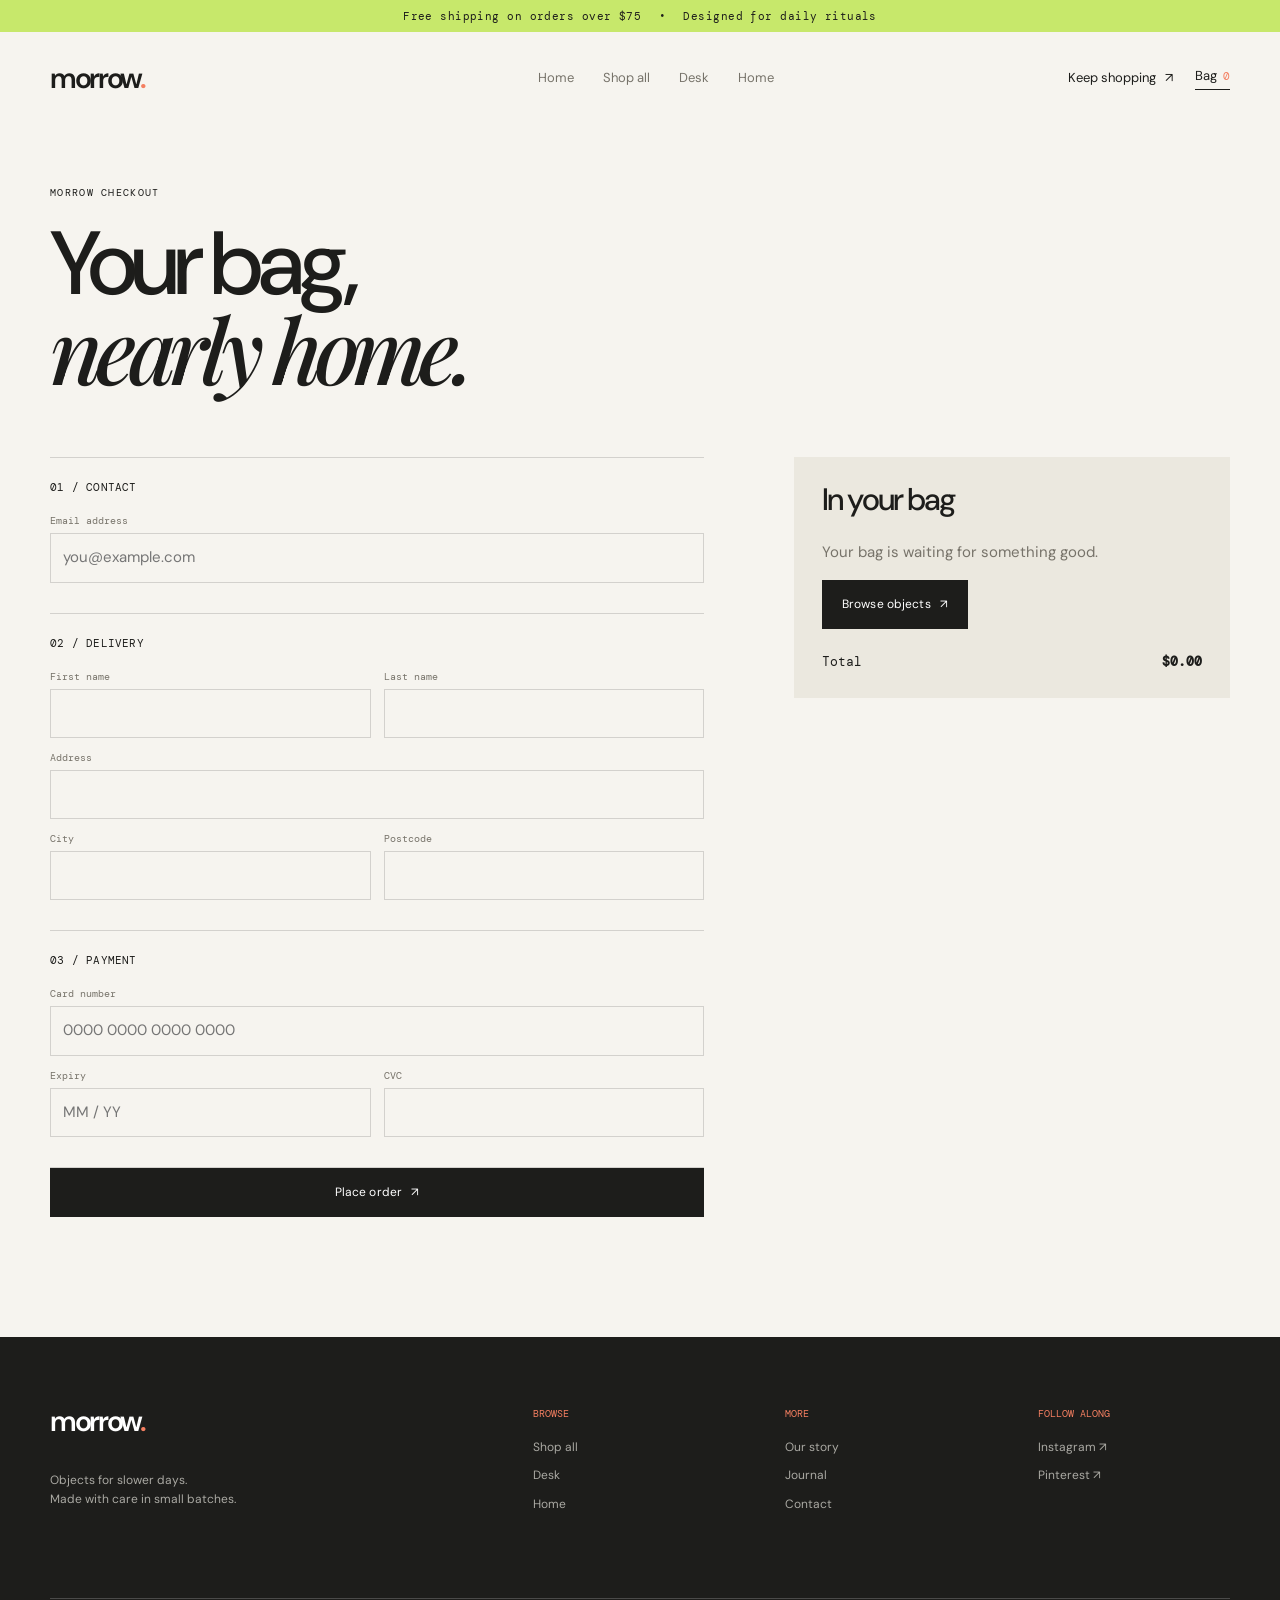
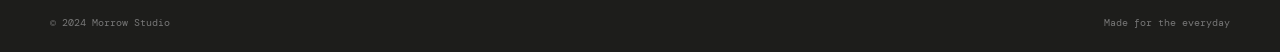
<file: checkout.html>
<!doctype html>
<html lang="en">
<head>
  <meta charset="UTF-8"><meta name="viewport" content="width=device-width, initial-scale=1.0"><meta name="description" content="Complete your Morrow order.">
  <title>Your bag — Morrow</title>
  <link rel="preconnect" href="https://fonts.googleapis.com"><link rel="preconnect" href="https://fonts.gstatic.com" crossorigin><link href="https://fonts.googleapis.com/css2?family=DM+Mono:wght@400;500&family=DM+Sans:wght@400;500;600;700&family=Playfair+Display:ital,wght@0,500;0,600;1,500;1,600&display=swap" rel="stylesheet"><link rel="stylesheet" href="css/styles.css">
</head>
<body>
  <div class="announcement">Free shipping on orders over $75 <span>•</span> Designed for daily rituals</div>
  <header class="site-header container"><a class="wordmark" href="index.html" aria-label="Morrow home">morrow<span>.</span></a><nav class="main-nav" aria-label="Main navigation"><a href="index.html">Home</a><a href="shop.html">Shop all</a><a href="shop.html?category=desk">Desk</a><a href="shop.html?category=home">Home</a></nav><div class="header-actions"><a class="text-link" href="shop.html">Keep shopping <span>↗</span></a><span class="cart-link">Bag <span class="cart-count">0</span></span></div></header>
  <main class="container checkout-page"><p class="eyebrow">Morrow checkout</p><h1>Your bag,<br><em>nearly home.</em></h1><section class="checkout-layout"><form class="checkout-form" data-checkout-form><div class="form-section"><h2>01 / Contact</h2><div class="field-grid"><div class="field full"><label for="email">Email address</label><input id="email" type="email" required placeholder="you@example.com"></div></div></div><div class="form-section"><h2>02 / Delivery</h2><div class="field-grid"><div class="field"><label for="first-name">First name</label><input id="first-name" required></div><div class="field"><label for="last-name">Last name</label><input id="last-name" required></div><div class="field full"><label for="address">Address</label><input id="address" required></div><div class="field"><label for="city">City</label><input id="city" required></div><div class="field"><label for="postcode">Postcode</label><input id="postcode" required></div></div></div><div class="form-section"><h2>03 / Payment</h2><div class="field-grid"><div class="field full"><label for="card">Card number</label><input id="card" inputmode="numeric" placeholder="0000 0000 0000 0000" required></div><div class="field"><label for="expiry">Expiry</label><input id="expiry" placeholder="MM / YY" required></div><div class="field"><label for="cvc">CVC</label><input id="cvc" required></div></div></div><button class="button button-dark add-button" type="submit">Place order <span>↗</span></button></form><aside class="order-summary"><h2>In your bag</h2><div data-order-items></div><div class="summary-total"><span>Total</span><strong data-total>$0.00</strong></div></aside></section></main>
  <footer class="site-footer"><div class="container footer-grid"><div><a class="wordmark footer-wordmark" href="index.html">morrow<span>.</span></a><p>Objects for slower days.<br>Made with care in small batches.</p></div><div><p class="footer-label">Browse</p><a href="shop.html">Shop all</a><a href="shop.html?category=desk">Desk</a><a href="shop.html?category=home">Home</a></div><div><p class="footer-label">More</p><a href="#">Our story</a><a href="#">Journal</a><a href="#">Contact</a></div><div><p class="footer-label">Follow along</p><a href="#">Instagram ↗</a><a href="#">Pinterest ↗</a></div></div><div class="container footer-bottom"><span>© 2024 Morrow Studio</span><span>Made for the everyday</span></div></footer><script src="js/app.js"></script>
</body>
</html>
</file>
<file: css/styles.css>
:root {
  --ink: #1d1d1b;
  --muted: #77736a;
  --paper: #f6f4ef;
  --cream: #ebe8df;
  --lime: #c7e86b;
  --coral: #f47f61;
  --line: rgba(29, 29, 27, .16);
  --serif: 'Playfair Display', Georgia, serif;
  --sans: 'DM Sans', Arial, sans-serif;
  --mono: 'DM Mono', monospace;
}

* { box-sizing: border-box; }
html { scroll-behavior: smooth; }
body { margin: 0; background: var(--paper); color: var(--ink); font: 15px/1.55 var(--sans); }
img { display: block; width: 100%; object-fit: cover; }
a { color: inherit; text-decoration: none; }
button, input { font: inherit; }
button { cursor: pointer; }
.container { width: min(1180px, calc(100% - 72px)); margin: 0 auto; }
.announcement { background: var(--lime); color: var(--ink); font: 11px var(--mono); letter-spacing: .04em; padding: 9px; text-align: center; }
.announcement span { padding: 0 10px; }
.site-header { align-items: center; display: flex; height: 92px; justify-content: space-between; }
.wordmark { font: 600 29px/1 var(--sans); letter-spacing: -.08em; }
.wordmark span { color: var(--coral); }
.main-nav { display: flex; gap: 29px; margin-left: 100px; }
.main-nav a, .text-link, .cart-link { font-size: 13px; }
.main-nav a { color: var(--muted); position: relative; }
.main-nav a:hover, .main-nav a.active { color: var(--ink); }
.main-nav a.active::after { background: var(--coral); bottom: -9px; content: ''; height: 3px; left: 0; position: absolute; transform: rotate(-3deg); width: 19px; }
.header-actions { align-items: center; display: flex; gap: 22px; }
.text-link span, .arrow-link span, .button span { margin-left: 6px; }
.cart-link { border-bottom: 1px solid var(--ink); padding-bottom: 3px; }
.cart-count { color: var(--coral); font: 11px var(--mono); margin-left: 3px; }
.hero { display: grid; gap: 70px; grid-template-columns: .85fr 1.15fr; min-height: 660px; padding-bottom: 60px; padding-top: 44px; }
.hero-copy { align-self: center; padding-left: 42px; position: relative; }
.eyebrow { font: 10px var(--mono); letter-spacing: .13em; margin: 0 0 23px; text-transform: uppercase; }
h1, h2 { font-weight: 500; letter-spacing: -.06em; line-height: .94; margin: 0; }
h1 { font-size: clamp(54px, 6.1vw, 88px); }
h2 { font-size: clamp(43px, 5.2vw, 72px); }
h1 em, h2 em { font-family: var(--serif); font-style: italic; font-weight: 500; letter-spacing: -.08em; }
.hero-intro { color: var(--muted); font-size: 16px; line-height: 1.55; margin: 29px 0 30px; max-width: 335px; }
.button { border: 0; display: inline-block; font-size: 12px; letter-spacing: .01em; padding: 15px 20px; transition: transform .2s, background .2s; }
.button:hover { transform: translateY(-3px); }
.button-dark { background: var(--ink); color: white; }
.button-light { background: white; }
.hero-note { align-items: center; bottom: -56px; display: flex; gap: 12px; left: -2px; position: absolute; transform: rotate(-7deg); }
.hero-note span:last-child { font: 11px/1.35 var(--mono); }
.scribble { color: var(--coral); font-size: 26px; }
.hero-visual { position: relative; }
.hero-image-wrap { height: 590px; overflow: hidden; }
.hero-image-wrap img { height: 100%; }
.image-caption { display: flex; font: 10px var(--mono); justify-content: space-between; padding-top: 11px; }
.hero-sticker { align-items: center; background: var(--coral); border-radius: 50%; display: flex; font: 12px/1.1 var(--mono); height: 107px; justify-content: center; position: absolute; right: -34px; text-align: center; text-transform: uppercase; top: 28px; transform: rotate(13deg); width: 107px; }
.marquee-band { background: var(--coral); overflow: hidden; padding: 12px 0; transform: rotate(-1.5deg) scale(1.02); }
.marquee-track { align-items: center; display: flex; gap: 33px; justify-content: space-around; white-space: nowrap; }
.marquee-track span { font: 14px var(--mono); text-transform: uppercase; }
.marquee-track i { font-style: normal; }
.section-space { padding-top: 135px; }
.section-heading { align-items: end; display: flex; justify-content: space-between; margin-bottom: 42px; }
.arrow-link { border-bottom: 1px solid var(--ink); font-size: 12px; padding-bottom: 4px; }
.product-grid { display: grid; gap: 22px; grid-template-columns: repeat(4, 1fr); }
.product-card { min-width: 0; position: relative; }
.product-image { background: var(--cream); height: 315px; margin-bottom: 16px; overflow: hidden; position: relative; }
.product-image img { height: 100%; transition: transform .5s; }
.product-card:hover .product-image img { transform: scale(1.045); }
.product-badge { background: var(--lime); font: 9px var(--mono); left: 11px; padding: 6px 9px; position: absolute; text-transform: uppercase; top: 11px; z-index: 1; }
.product-info { display: flex; justify-content: space-between; }
.product-name { font-size: 14px; margin: 0; }
.product-meta { color: var(--muted); font: 11px var(--mono); margin: 4px 0 0; }
.product-price { font: 12px var(--mono); margin: 1px 0 0 7px; }
.manifesto { align-items: center; display: grid; gap: 115px; grid-template-columns: 1.1fr .9fr; }
.manifesto-image { height: 510px; overflow: hidden; }
.manifesto-image img { height: 100%; }
.manifesto-copy { max-width: 380px; }
.manifesto-copy h2 { margin-bottom: 30px; }
.manifesto-copy > p:not(.eyebrow) { color: var(--muted); line-height: 1.7; margin: 0 0 28px; }
.underlined { border-bottom: 1px solid var(--ink); display: inline-block; padding-bottom: 4px; }
.newsletter { align-items: start; border-top: 1px solid var(--line); display: grid; gap: 100px; grid-template-columns: 1fr 1fr; padding-bottom: 135px; }
.newsletter-form { padding-top: 16px; }
.newsletter-form label { display: block; font-size: 16px; line-height: 1.45; max-width: 360px; }
.input-row { border-bottom: 1px solid var(--ink); display: flex; margin-top: 44px; max-width: 440px; }
.input-row input { background: transparent; border: 0; flex: 1; outline: 0; padding: 11px 0; }
.input-row .button { margin-bottom: 5px; padding: 10px 14px; }
.form-message { display: block; color: var(--coral); font: 10px var(--mono); margin-top: 10px; }
.site-footer { background: var(--ink); color: white; padding: 70px 0 23px; }
.footer-grid { display: grid; gap: 60px; grid-template-columns: 2.2fr 1fr 1fr 1fr; }
.footer-wordmark { display: inline-block; margin-bottom: 23px; }
.footer-grid p:not(.footer-label) { color: #aaa9a3; font-size: 12px; line-height: 1.6; }
.footer-label { color: var(--coral); font: 10px var(--mono); margin: 0 0 18px; text-transform: uppercase; }
.footer-grid div:not(:first-child) a { color: #aaa9a3; display: block; font-size: 12px; margin-bottom: 10px; }
.footer-grid a:hover { color: var(--lime) !important; }
.footer-bottom { border-top: 1px solid rgba(255,255,255,.2); color: #777; display: flex; font: 10px var(--mono); justify-content: space-between; margin-top: 75px; padding-top: 17px; }
.page-intro { padding: 74px 0 65px; }
.page-intro h1 { font-size: clamp(60px, 8vw, 115px); }
.page-intro-row { align-items: end; display: flex; justify-content: space-between; }
.page-intro-copy { color: var(--muted); max-width: 280px; }
.shop-toolbar { align-items: center; border-bottom: 1px solid var(--line); border-top: 1px solid var(--line); display: flex; justify-content: space-between; padding: 13px 0; }
.filter-list { display: flex; gap: 21px; }
.filter-list button { background: none; border: 0; color: var(--muted); font-size: 12px; padding: 0; }
.filter-list button.active { color: var(--ink); text-decoration: underline; text-underline-offset: 5px; }
.sort-label { color: var(--muted); font: 10px var(--mono); }
.sort-select { background: transparent; border: 0; font-size: 12px; margin-left: 8px; outline: 0; }
.shop-grid { grid-template-columns: repeat(3, 1fr); padding-bottom: 130px; padding-top: 35px; }
.shop-grid .product-image { height: 390px; }
.product-page { padding: 65px 0 135px; }
.breadcrumb { color: var(--muted); font: 10px var(--mono); margin-bottom: 28px; }
.product-detail { display: grid; gap: 75px; grid-template-columns: 1.1fr .9fr; }
.product-gallery { display: grid; gap: 13px; grid-template-columns: 1fr 1fr; }
.product-gallery img { aspect-ratio: 1 / 1.14; height: 100%; }
.detail-info { padding-top: 27px; }
.detail-info h1 { font-size: clamp(48px, 6vw, 79px); }
.detail-price { font: 14px var(--mono); margin: 25px 0; }
.detail-description { color: var(--muted); font-size: 15px; line-height: 1.7; max-width: 370px; }
.detail-form { border-top: 1px solid var(--line); margin-top: 34px; padding-top: 23px; }
.detail-label { display: block; font: 10px var(--mono); margin-bottom: 12px; text-transform: uppercase; }
.quantity-row { align-items: center; display: flex; justify-content: space-between; margin-bottom: 13px; }
.quantity { border: 1px solid var(--line); display: inline-flex; }
.quantity button { background: transparent; border: 0; font-size: 18px; height: 38px; width: 35px; }
.quantity input { background: transparent; border: 0; text-align: center; width: 35px; }
.add-button { text-align: center; width: 100%; }
.details-note { background: var(--lime); font: 11px/1.4 var(--mono); margin-top: 24px; padding: 14px; }
.checkout-page { padding: 62px 0 120px; }
.checkout-page h1 { font-size: clamp(53px, 7vw, 92px); margin-bottom: 60px; }
.checkout-layout { display: grid; gap: 90px; grid-template-columns: 1.2fr .8fr; }
.checkout-form { border-top: 1px solid var(--line); }
.form-section { border-bottom: 1px solid var(--line); padding: 22px 0 30px; }
.form-section h2 { font: 11px var(--mono); letter-spacing: .02em; margin-bottom: 20px; text-transform: uppercase; }
.field-grid { display: grid; gap: 13px; grid-template-columns: 1fr 1fr; }
.field { display: flex; flex-direction: column; gap: 6px; }
.field.full { grid-column: 1 / -1; }
.field label { color: var(--muted); font: 10px var(--mono); }
.field input { background: transparent; border: 1px solid var(--line); border-radius: 0; outline: 0; padding: 12px; }
.field input:focus { border-color: var(--ink); }
.order-summary { background: var(--cream); height: fit-content; padding: 28px; }
.order-summary h2 { font-size: 31px; margin-bottom: 25px; }
.summary-item { align-items: center; border-bottom: 1px solid var(--line); display: flex; gap: 13px; padding: 13px 0; }
.summary-item img { height: 65px; width: 65px; }
.summary-item > div { flex: 1; }
.summary-item p { font-size: 13px; margin: 0; }
.summary-item small { color: var(--muted); font: 10px var(--mono); }
.summary-total { display: flex; font: 13px var(--mono); justify-content: space-between; padding-top: 24px; }
@keyframes rise { from { opacity: 0; transform: translateY(20px); } to { opacity: 1; transform: translateY(0); } }
.reveal { animation: rise .8s ease both; }
.reveal-delay { animation-delay: .15s; }
@media (max-width: 800px) {
  .container { width: min(100% - 38px, 600px); }
  .site-header { height: 77px; }
  .main-nav { gap: 12px; margin-left: 0; }
  .main-nav a:nth-child(n+3), .header-actions .text-link { display: none; }
  .hero { display: flex; flex-direction: column; gap: 50px; padding-top: 25px; }
  .hero-copy { padding-left: 0; }
  .hero-note { bottom: -51px; left: auto; right: 0; }
  .hero-image-wrap { height: 430px; }
  .hero-sticker { right: -7px; top: 15px; }
  .section-space { padding-top: 90px; }
  .section-heading { align-items: start; flex-direction: column; gap: 26px; }
  .product-grid, .shop-grid { gap: 15px; grid-template-columns: 1fr 1fr; }
  .product-image, .shop-grid .product-image { height: 230px; }
  .manifesto, .newsletter, .product-detail, .checkout-layout { gap: 45px; grid-template-columns: 1fr; }
  .manifesto-image { height: 370px; }
  .newsletter { padding-bottom: 90px; }
  .footer-grid { gap: 32px 17px; grid-template-columns: 1.4fr 1fr 1fr; }
  .footer-grid > div:first-child { grid-column: 1 / -1; }
  .footer-bottom { margin-top: 50px; }
  .page-intro { padding: 45px 0; }
  .page-intro-row { align-items: start; flex-direction: column; gap: 25px; }
  .shop-toolbar { align-items: start; flex-direction: column; gap: 15px; padding: 15px 0; }
  .filter-list { flex-wrap: wrap; gap: 10px 18px; }
  .product-gallery { gap: 8px; }
  .detail-info { padding-top: 0; }
  .checkout-page h1 { margin-bottom: 40px; }
}
@media (max-width: 430px) {
  h1 { font-size: 53px; }
  h2 { font-size: 46px; }
  .product-name { font-size: 12px; }
  .product-price { font-size: 10px; }
  .product-image { height: 194px; }
  .hero-image-wrap { height: 350px; }
}
</file>
